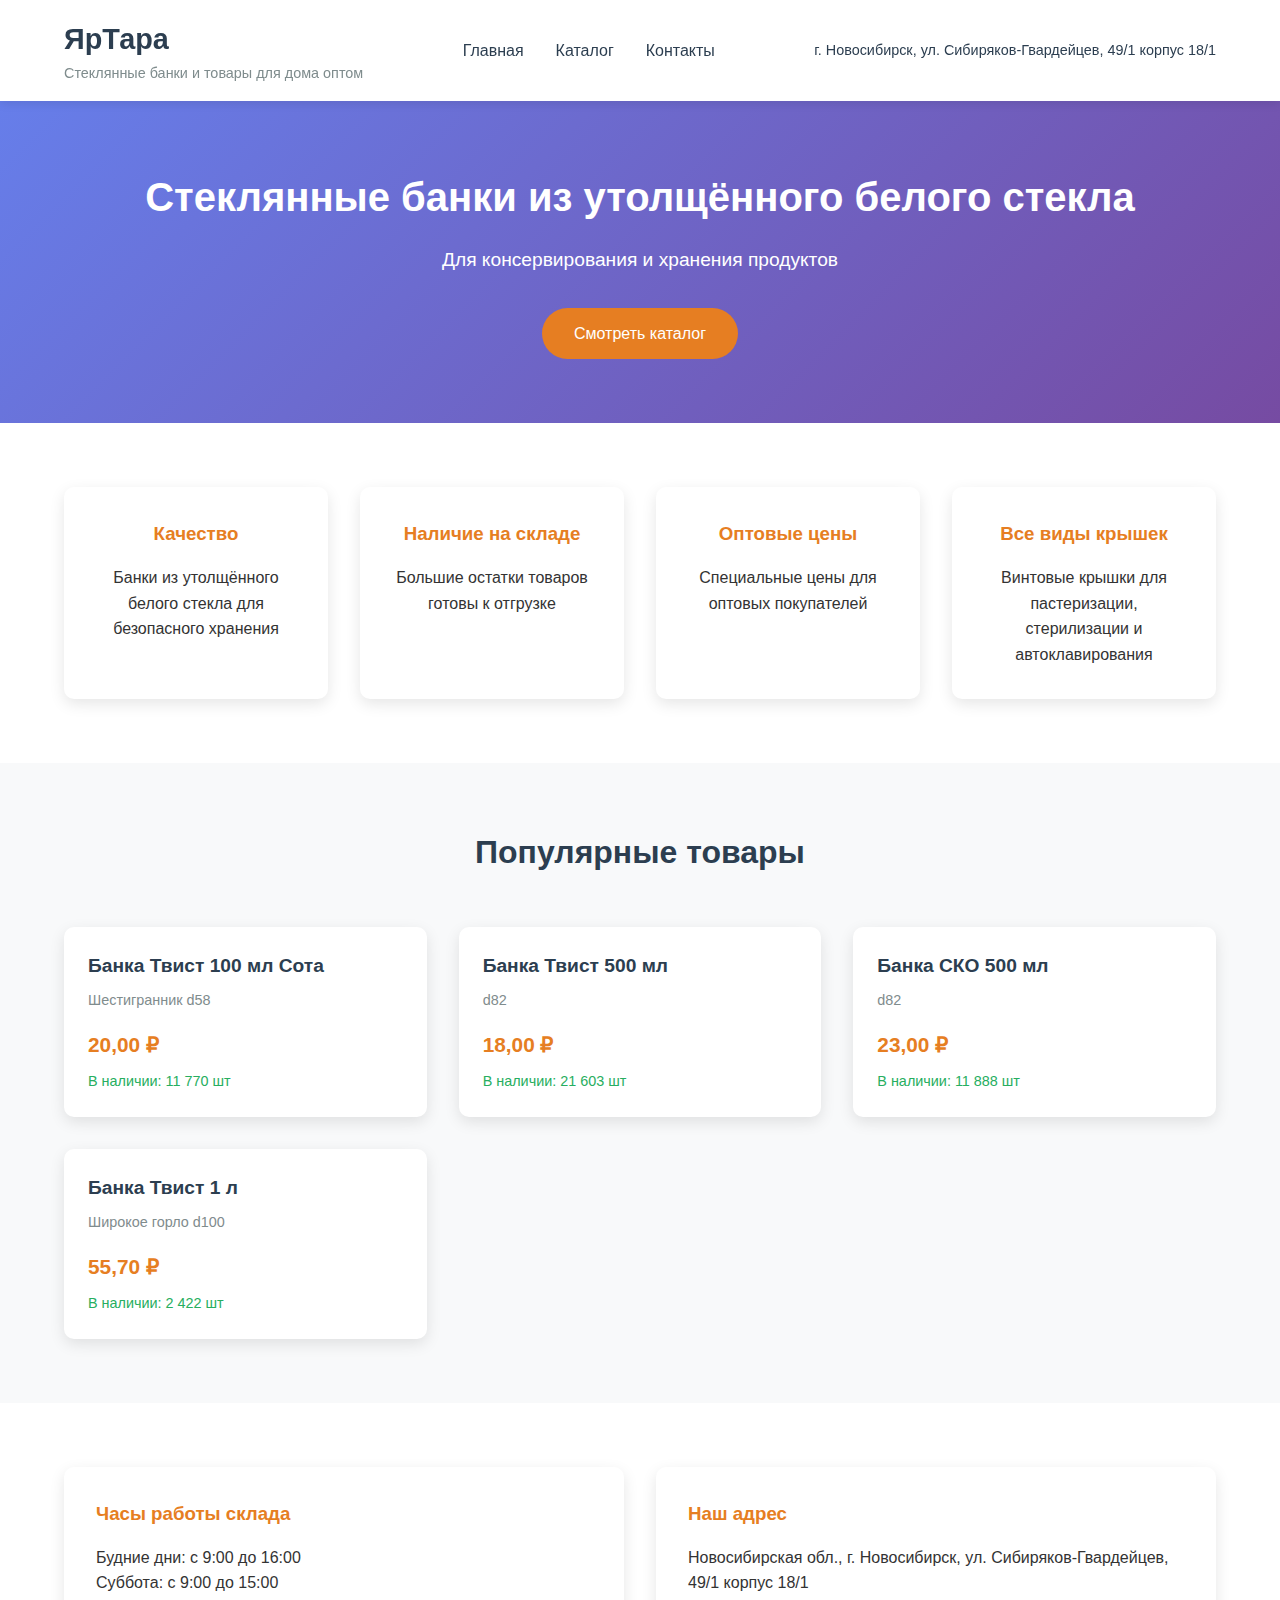
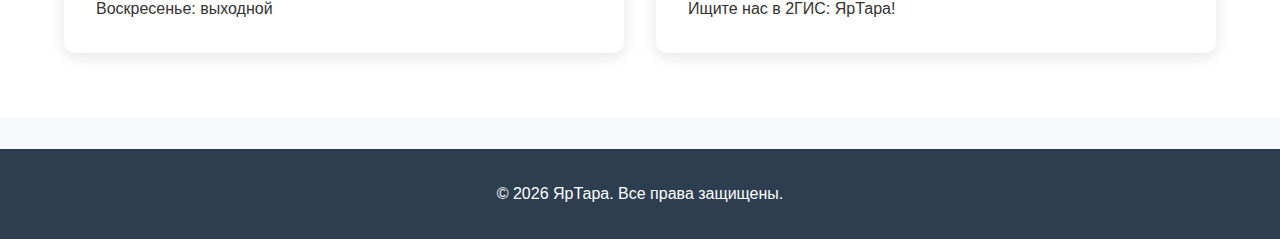
<file: index.html>
<!DOCTYPE html>
<html lang="ru">
<head>
    <meta charset="UTF-8">
    <meta name="viewport" content="width=device-width, initial-scale=1.0">
    <title>ЯрТара - Главная</title>
    <link rel="stylesheet" href="css/style.css">
</head>
<body>
    <header>
        <div class="container">
            <div class="logo">
                <h1>ЯрТара</h1>
                <p>Стеклянные банки и товары для дома оптом</p>
            </div>
            <nav>
                <ul>
                    <li><a href="index.html">Главная</a></li>
                    <li><a href="catalog.html">Каталог</a></li>
                    <li><a href="#contacts">Контакты</a></li>
                </ul>
            </nav>
            <div class="contact-info">
                <p>г. Новосибирск, ул. Сибиряков-Гвардейцев, 49/1 корпус 18/1</p>
            </div>
        </div>
    </header>

    <section class="hero">
        <div class="container">
            <h2>Стеклянные банки из утолщённого белого стекла</h2>
            <p>Для консервирования и хранения продуктов</p>
            <a href="catalog.html" class="btn">Смотреть каталог</a>
        </div>
    </section>

    <section class="features">
        <div class="container">
            <div class="feature-card">
                <h3>Качество</h3>
                <p>Банки из утолщённого белого стекла для безопасного хранения</p>
            </div>
            <div class="feature-card">
                <h3>Наличие на складе</h3>
                <p>Большие остатки товаров готовы к отгрузке</p>
            </div>
            <div class="feature-card">
                <h3>Оптовые цены</h3>
                <p>Специальные цены для оптовых покупателей</p>
            </div>
            <div class="feature-card">
                <h3>Все виды крышек</h3>
                <p>Винтовые крышки для пастеризации, стерилизации и автоклавирования</p>
            </div>
        </div>
    </section>

    <section class="products">
        <div class="container">
            <h2 class="section-title">Популярные товары</h2>
            <div class="products-grid">
                <!-- Карточки товаров (данные с вашего сайта) -->
                <div class="product-card">
                    <div class="product-info">
                        <div class="product-title">Банка Твист 100 мл Сота</div>
                        <div class="product-details">Шестигранник d58</div>
                        <div class="product-price">20,00 ₽</div>
                        <div class="product-stock">В наличии: 11 770 шт</div>
                    </div>
                </div>
                <div class="product-card">
                    <div class="product-info">
                        <div class="product-title">Банка Твист 500 мл</div>
                        <div class="product-details">d82</div>
                        <div class="product-price">18,00 ₽</div>
                        <div class="product-stock">В наличии: 21 603 шт</div>
                    </div>
                </div>
                <div class="product-card">
                    <div class="product-info">
                        <div class="product-title">Банка СКО 500 мл</div>
                        <div class="product-details">d82</div>
                        <div class="product-price">23,00 ₽</div>
                        <div class="product-stock">В наличии: 11 888 шт</div>
                    </div>
                </div>
                <div class="product-card">
                    <div class="product-info">
                        <div class="product-title">Банка Твист 1 л</div>
                        <div class="product-details">Широкое горло d100</div>
                        <div class="product-price">55,70 ₽</div>
                        <div class="product-stock">В наличии: 2 422 шт</div>
                    </div>
                </div>
            </div>
        </div>
    </section>

    <section class="contacts" id="contacts">
        <div class="container">
            <div class="contact-card">
                <h3>Часы работы склада</h3>
                <p>Будние дни: с 9:00 до 16:00</p>
                <p>Суббота: с 9:00 до 15:00</p>
                <p>Воскресенье: выходной</p>
            </div>
            <div class="contact-card">
                <h3>Наш адрес</h3>
                <p>Новосибирская обл., г. Новосибирск, ул. Сибиряков-Гвардейцев, 49/1 корпус 18/1</p>
                <p>Ищите нас в 2ГИС: ЯрТара!</p>
            </div>
        </div>
    </section>

    <footer>
        <div class="container">
            <p>&copy; 2026 ЯрТара. Все права защищены.</p>
        </div>
    </footer>
</body>
</html>
</file>
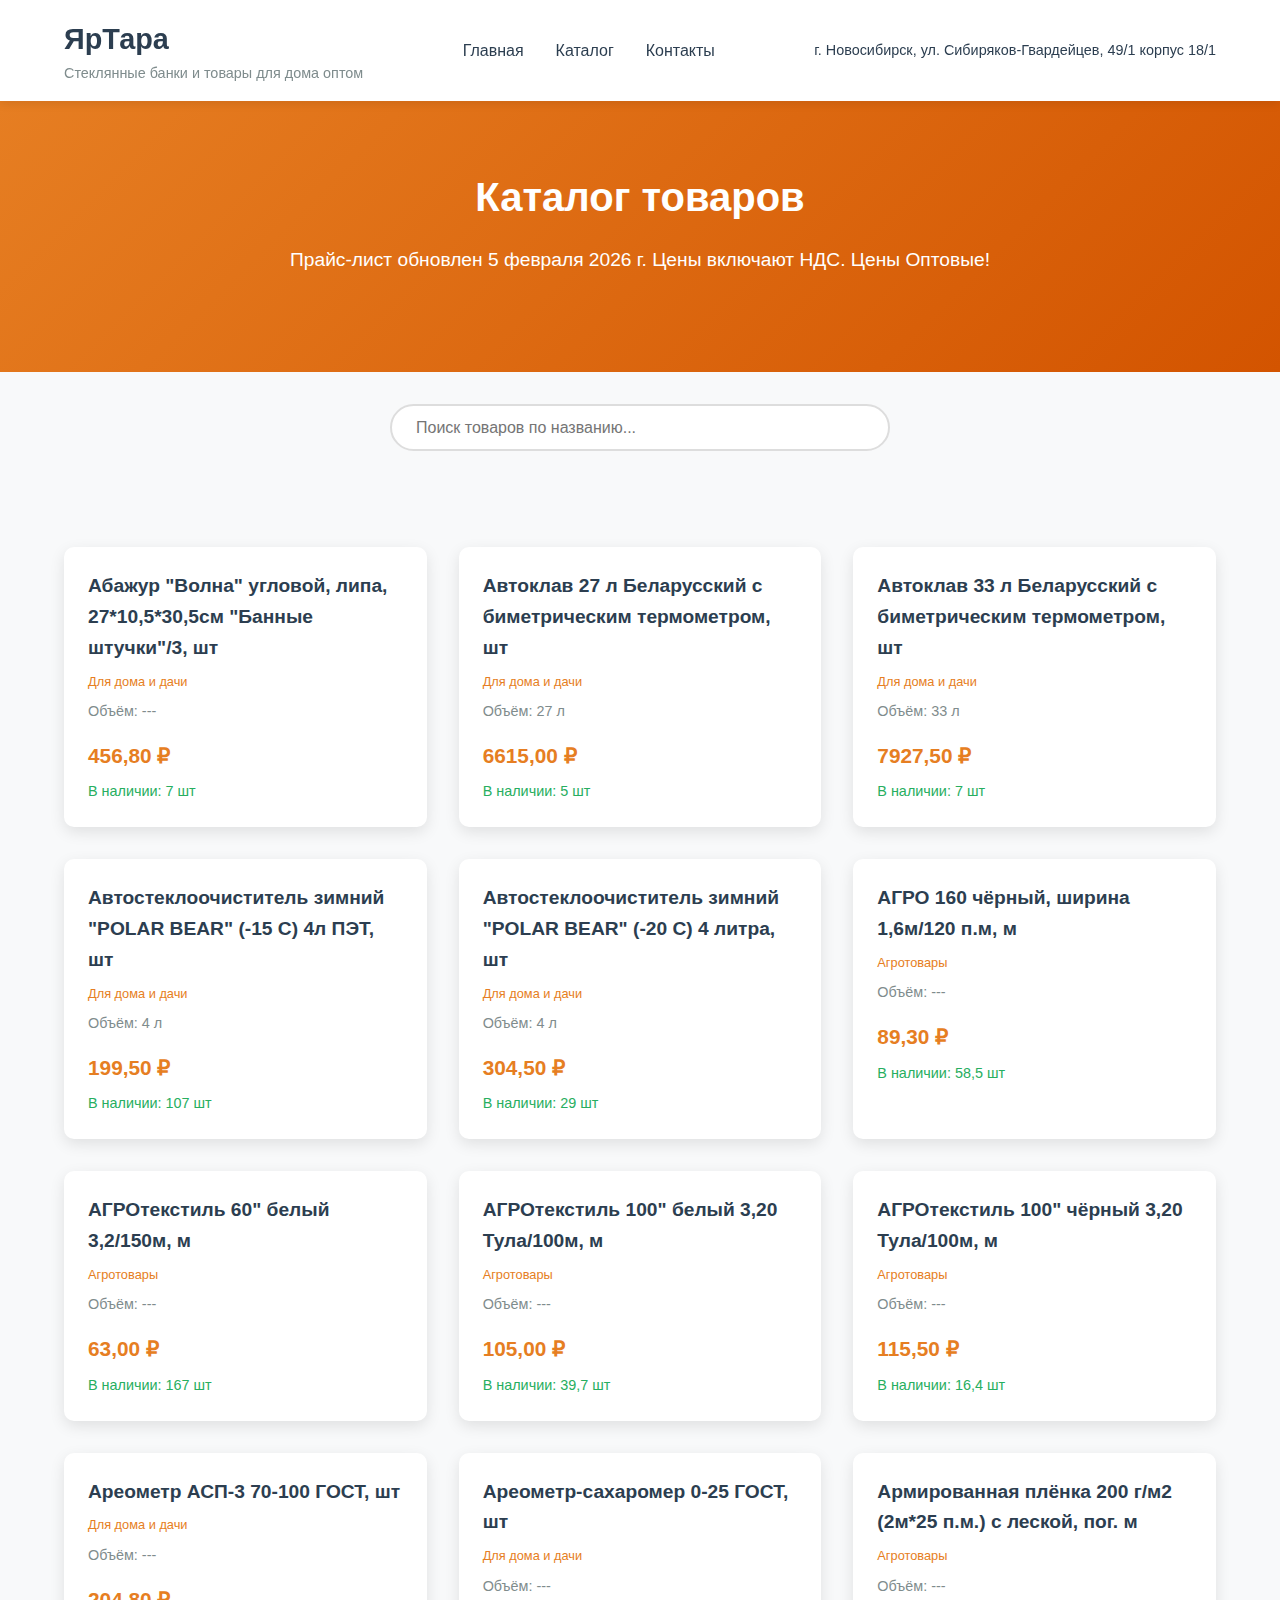
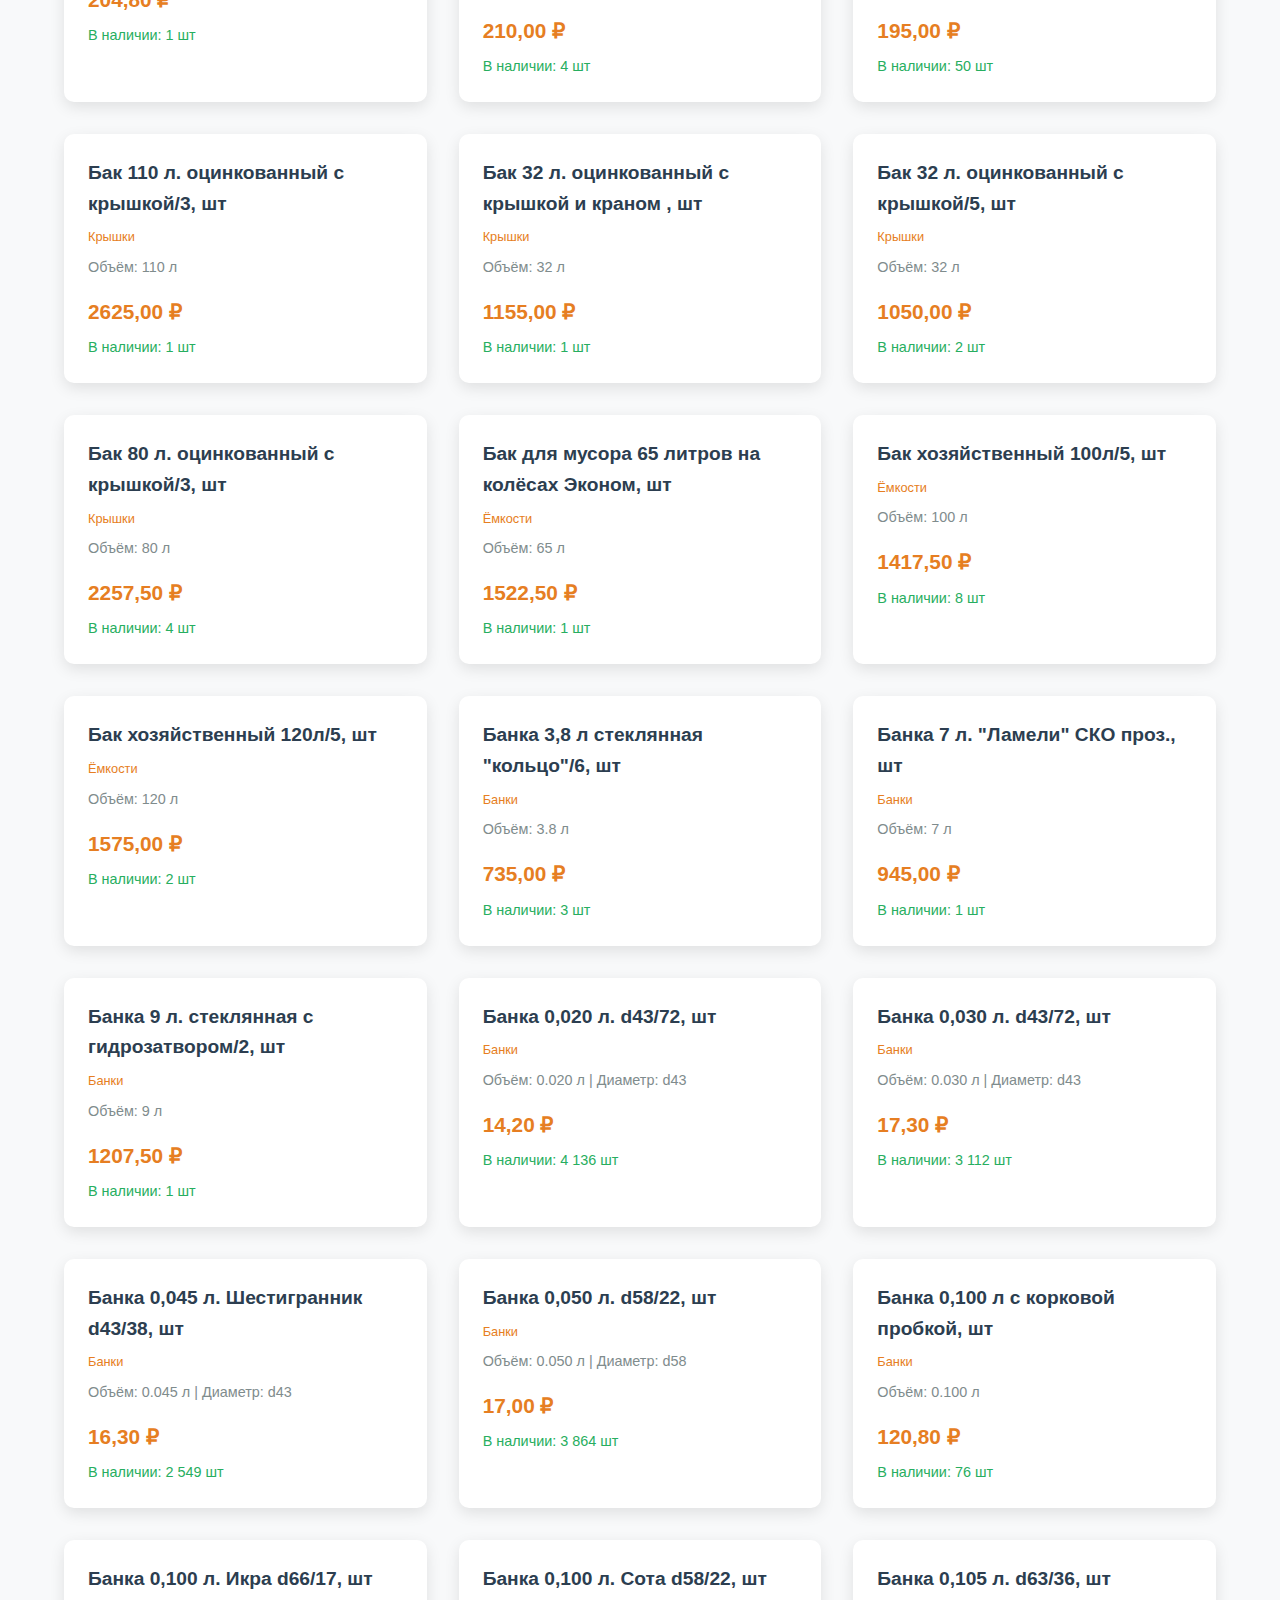
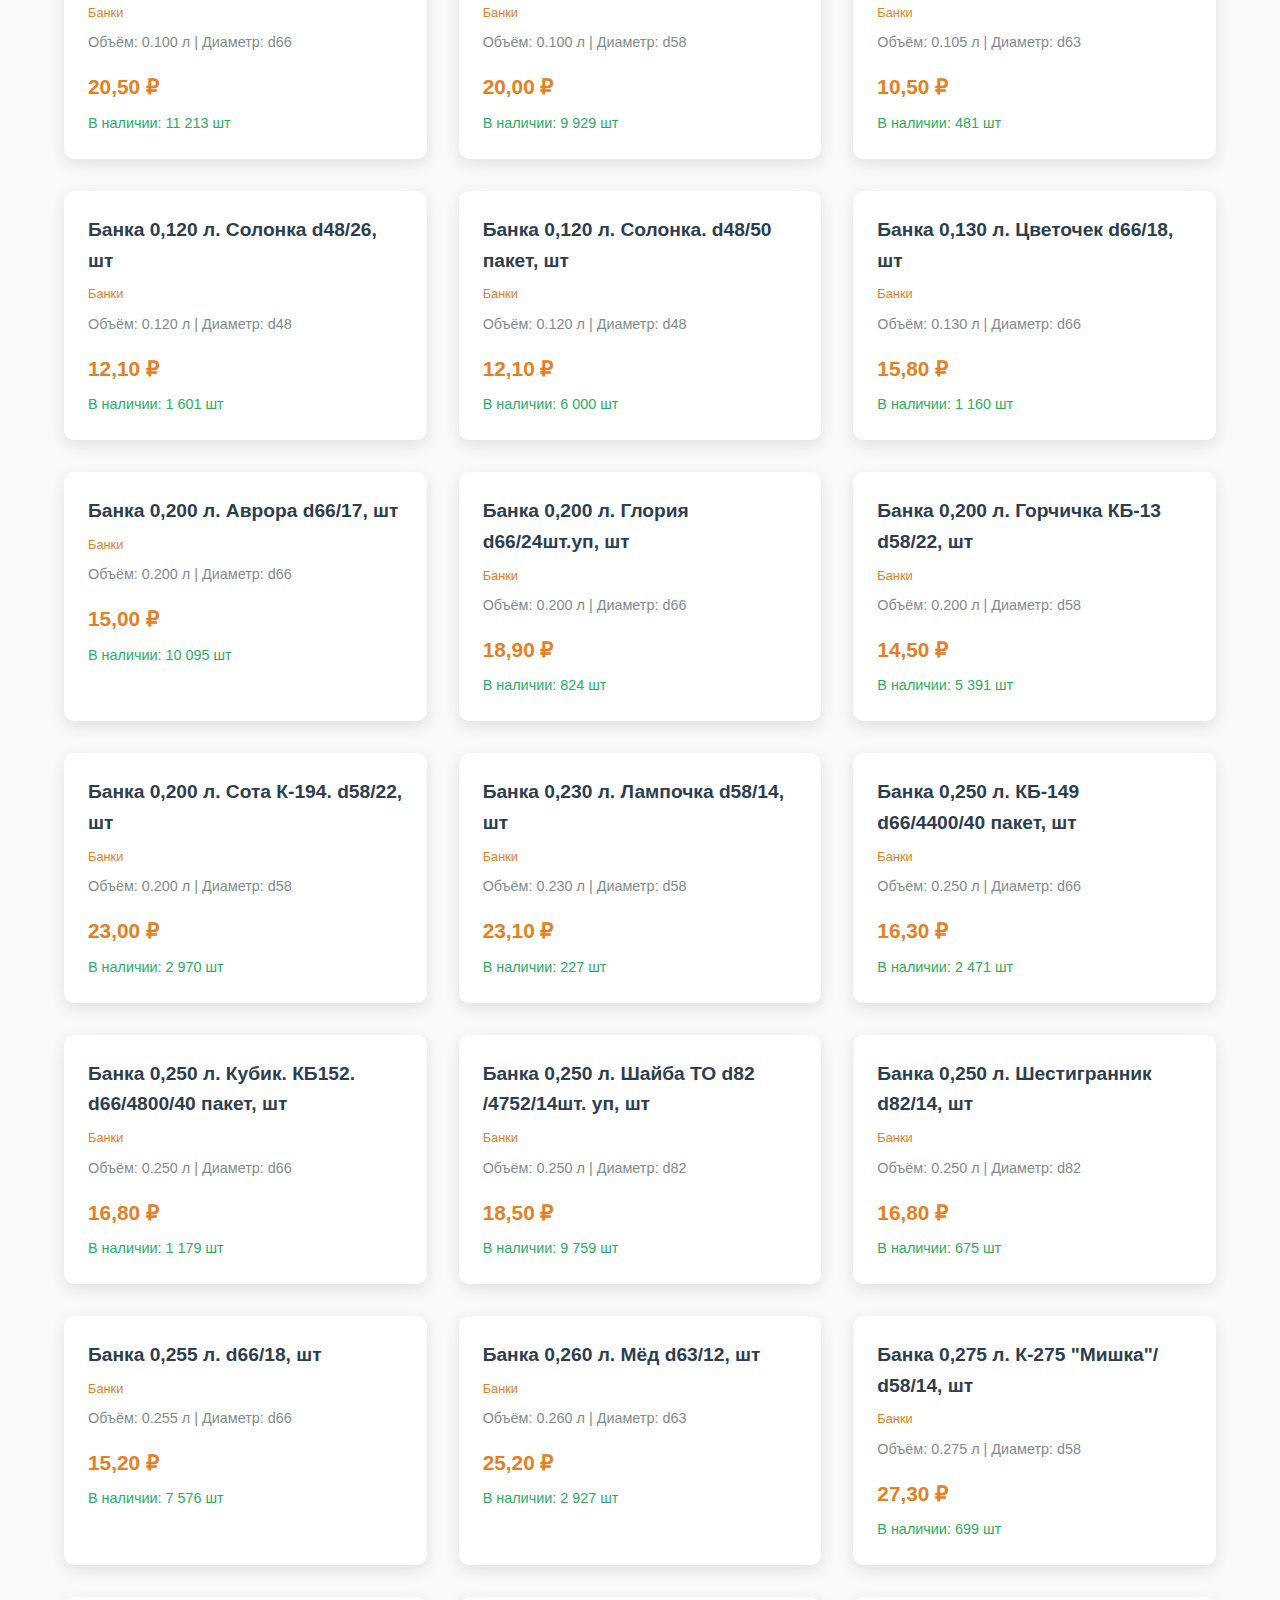
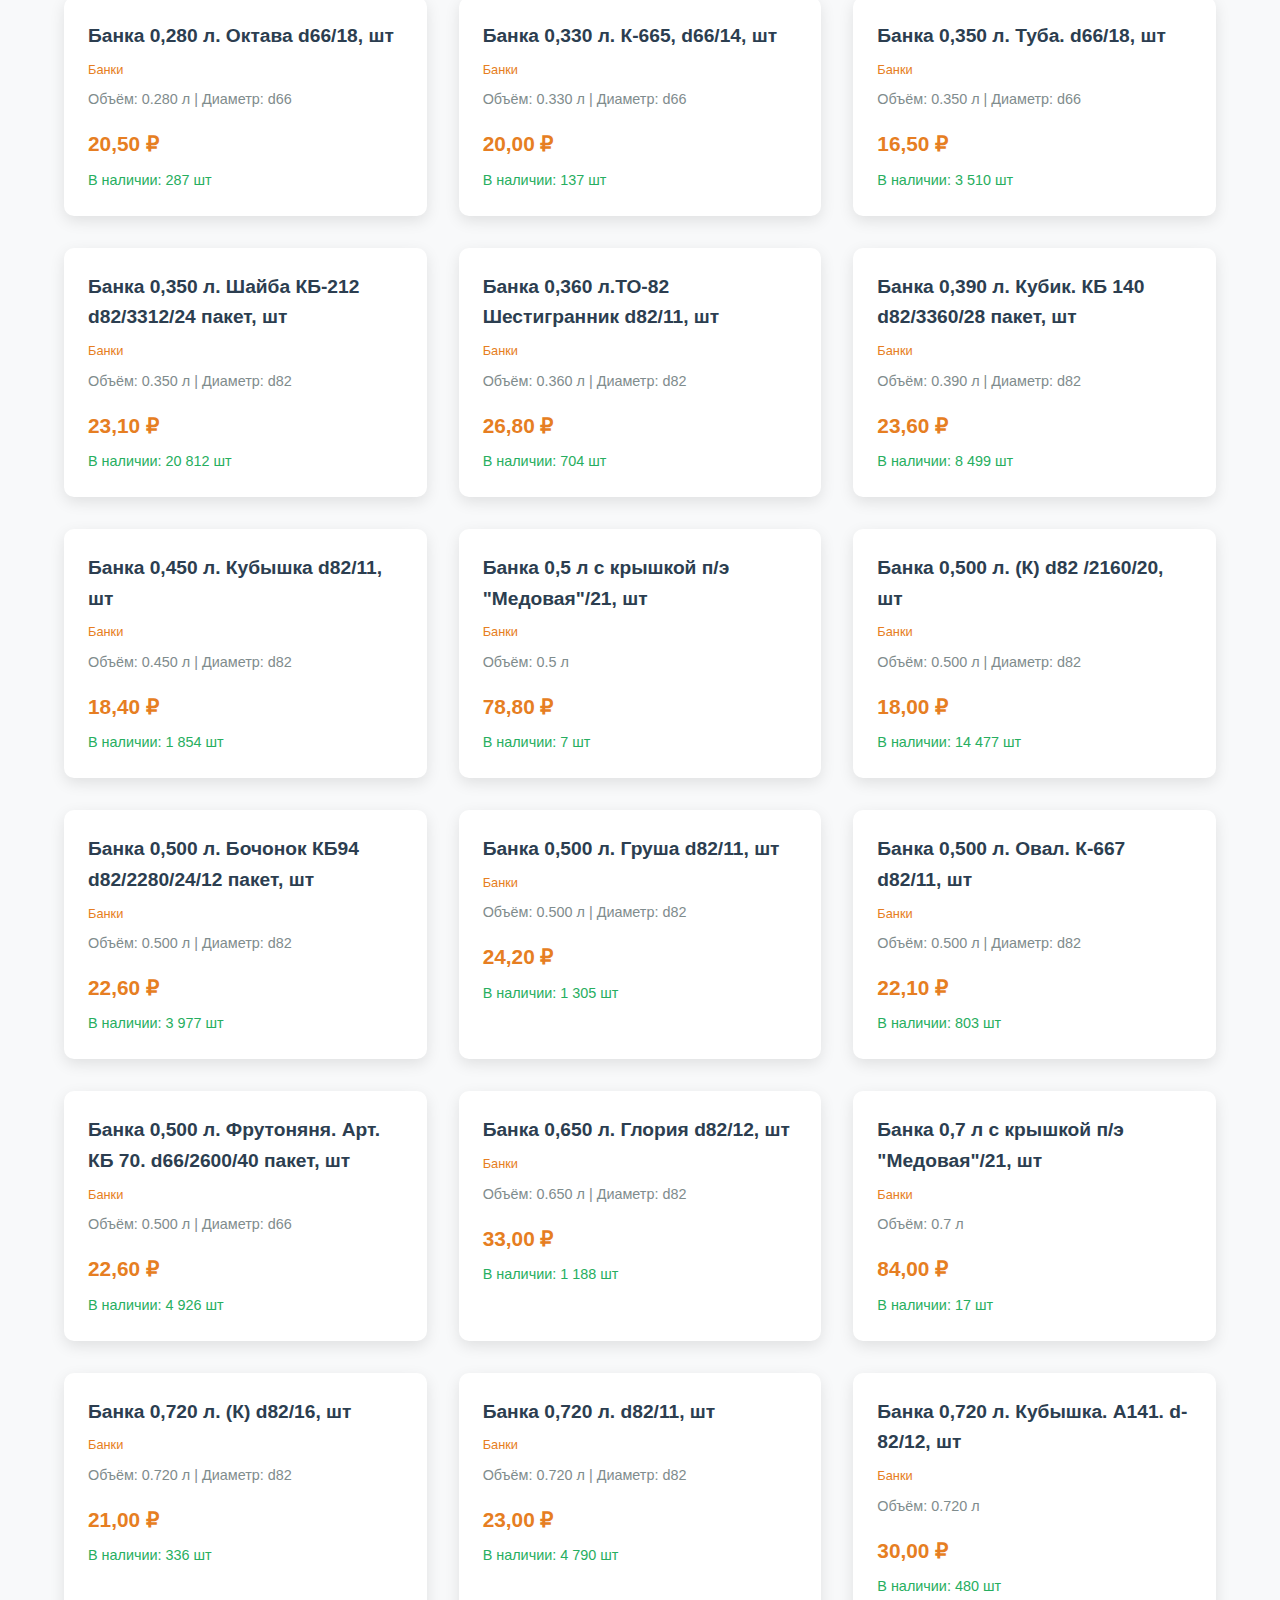
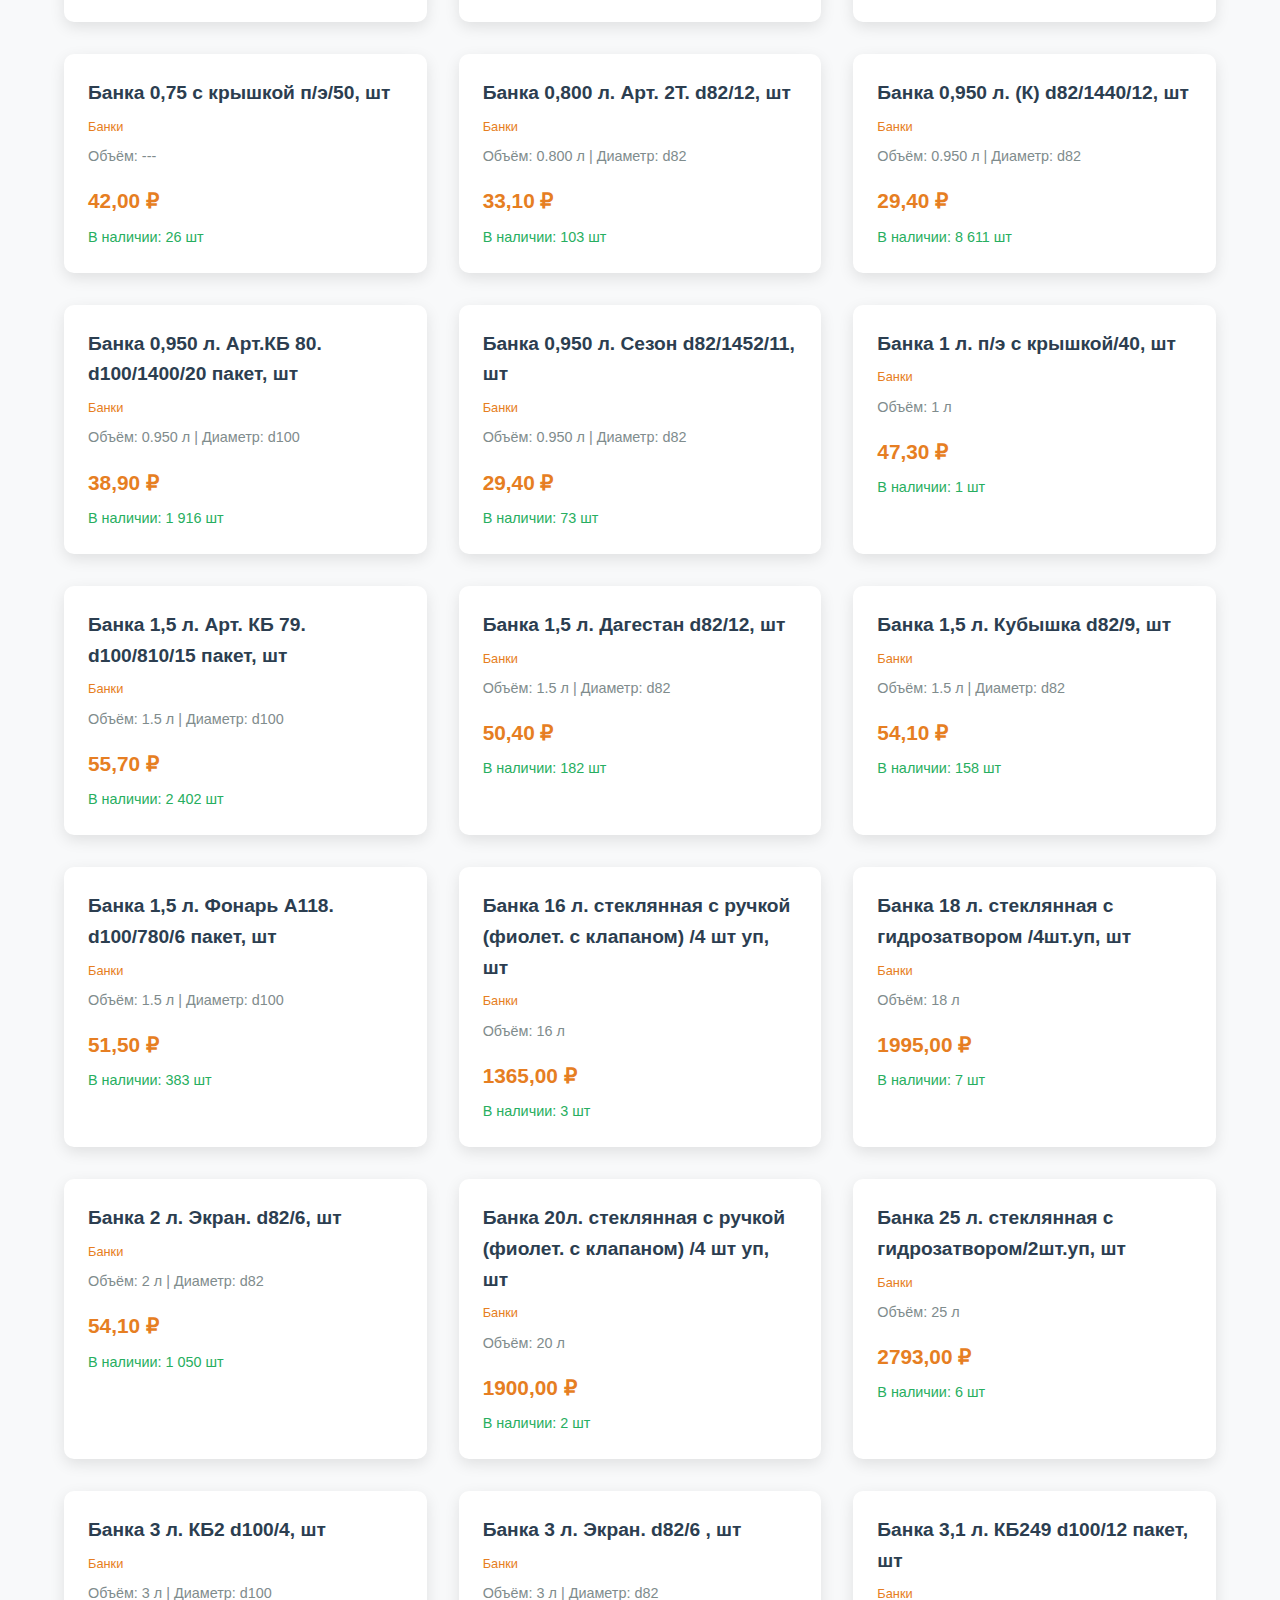
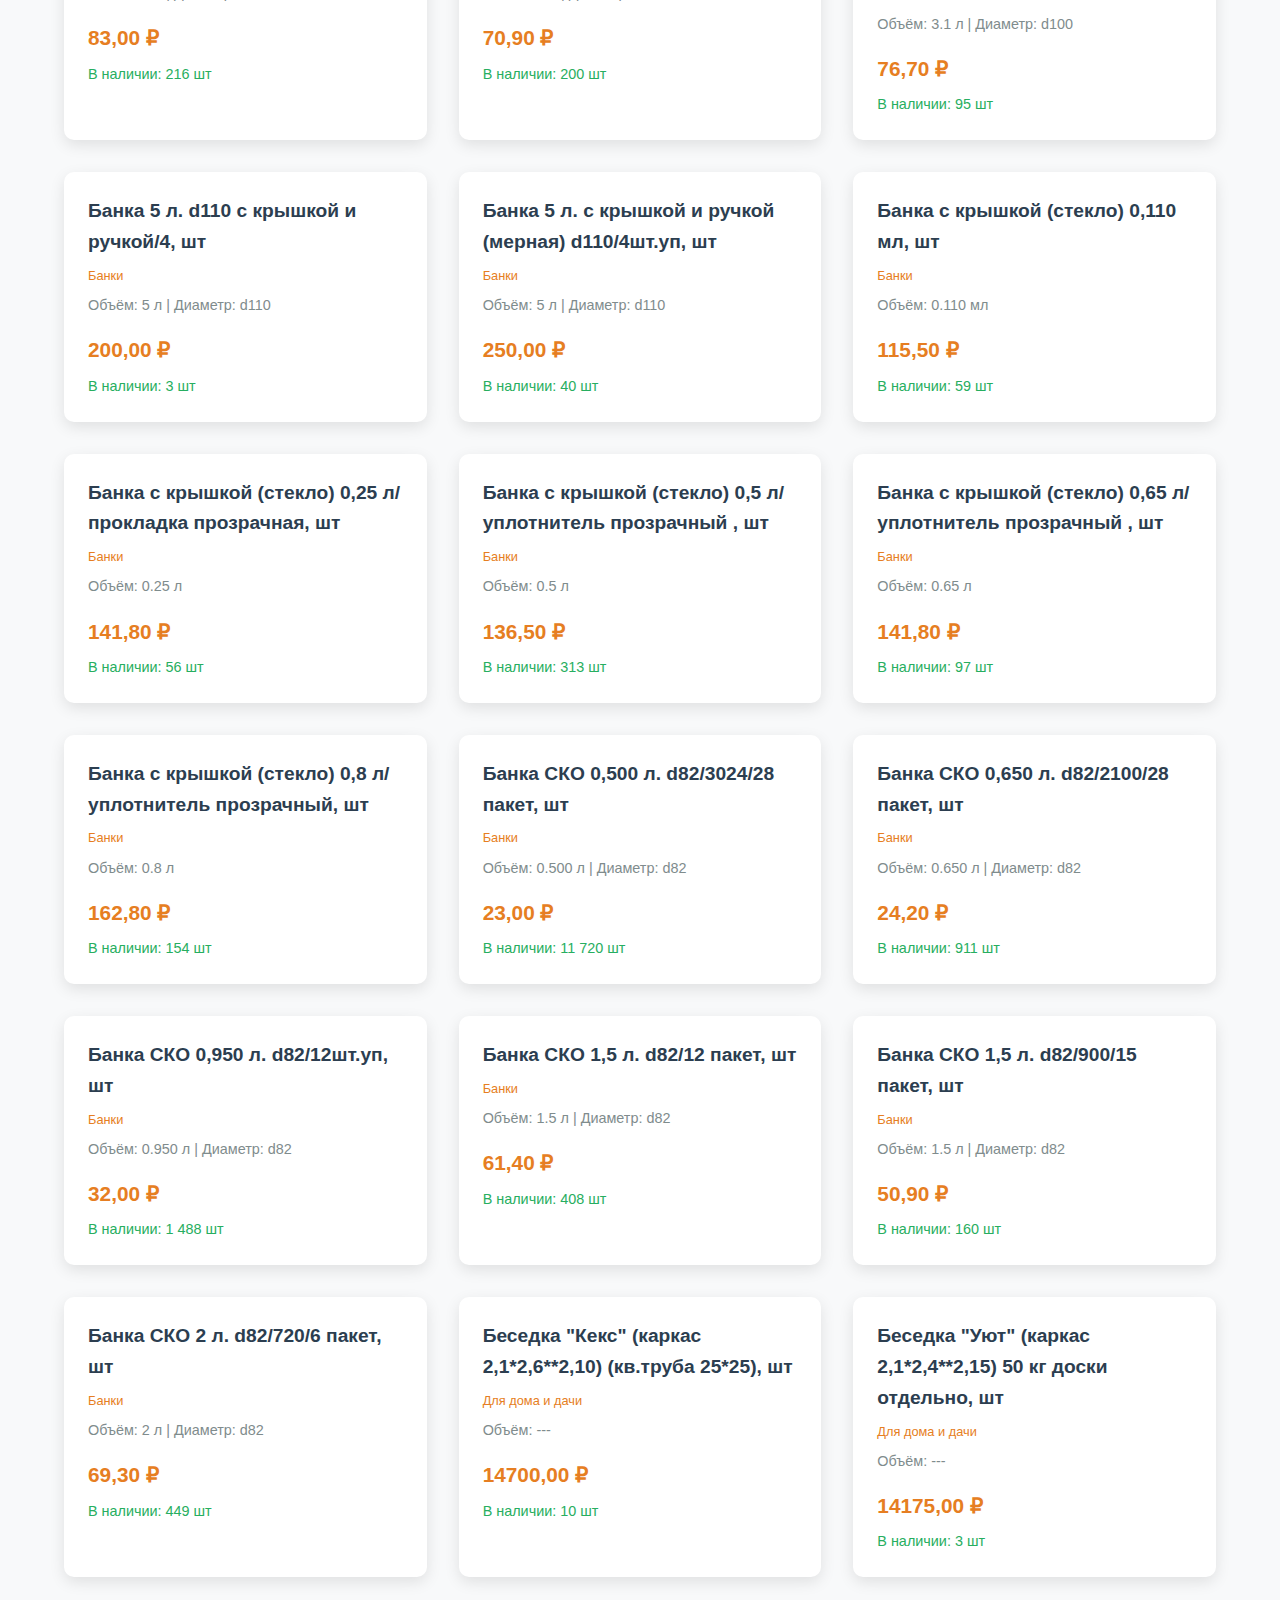
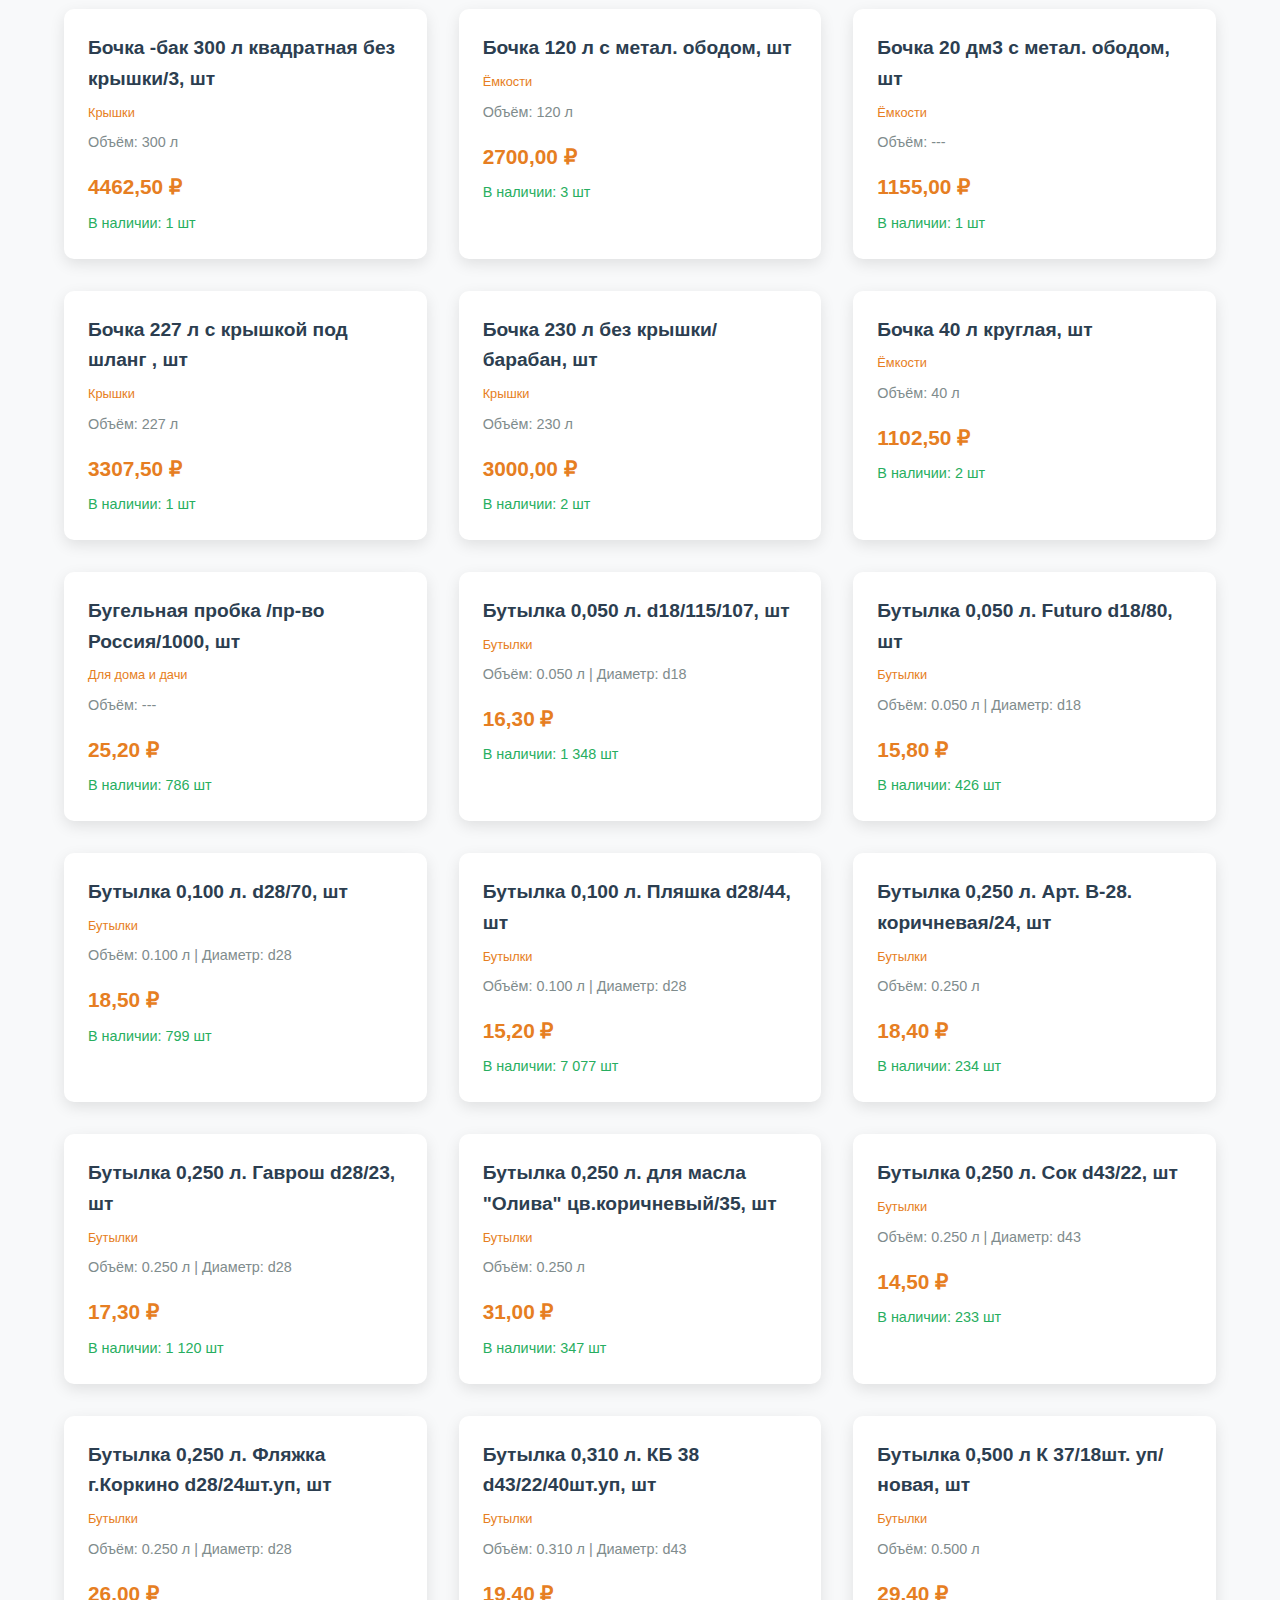
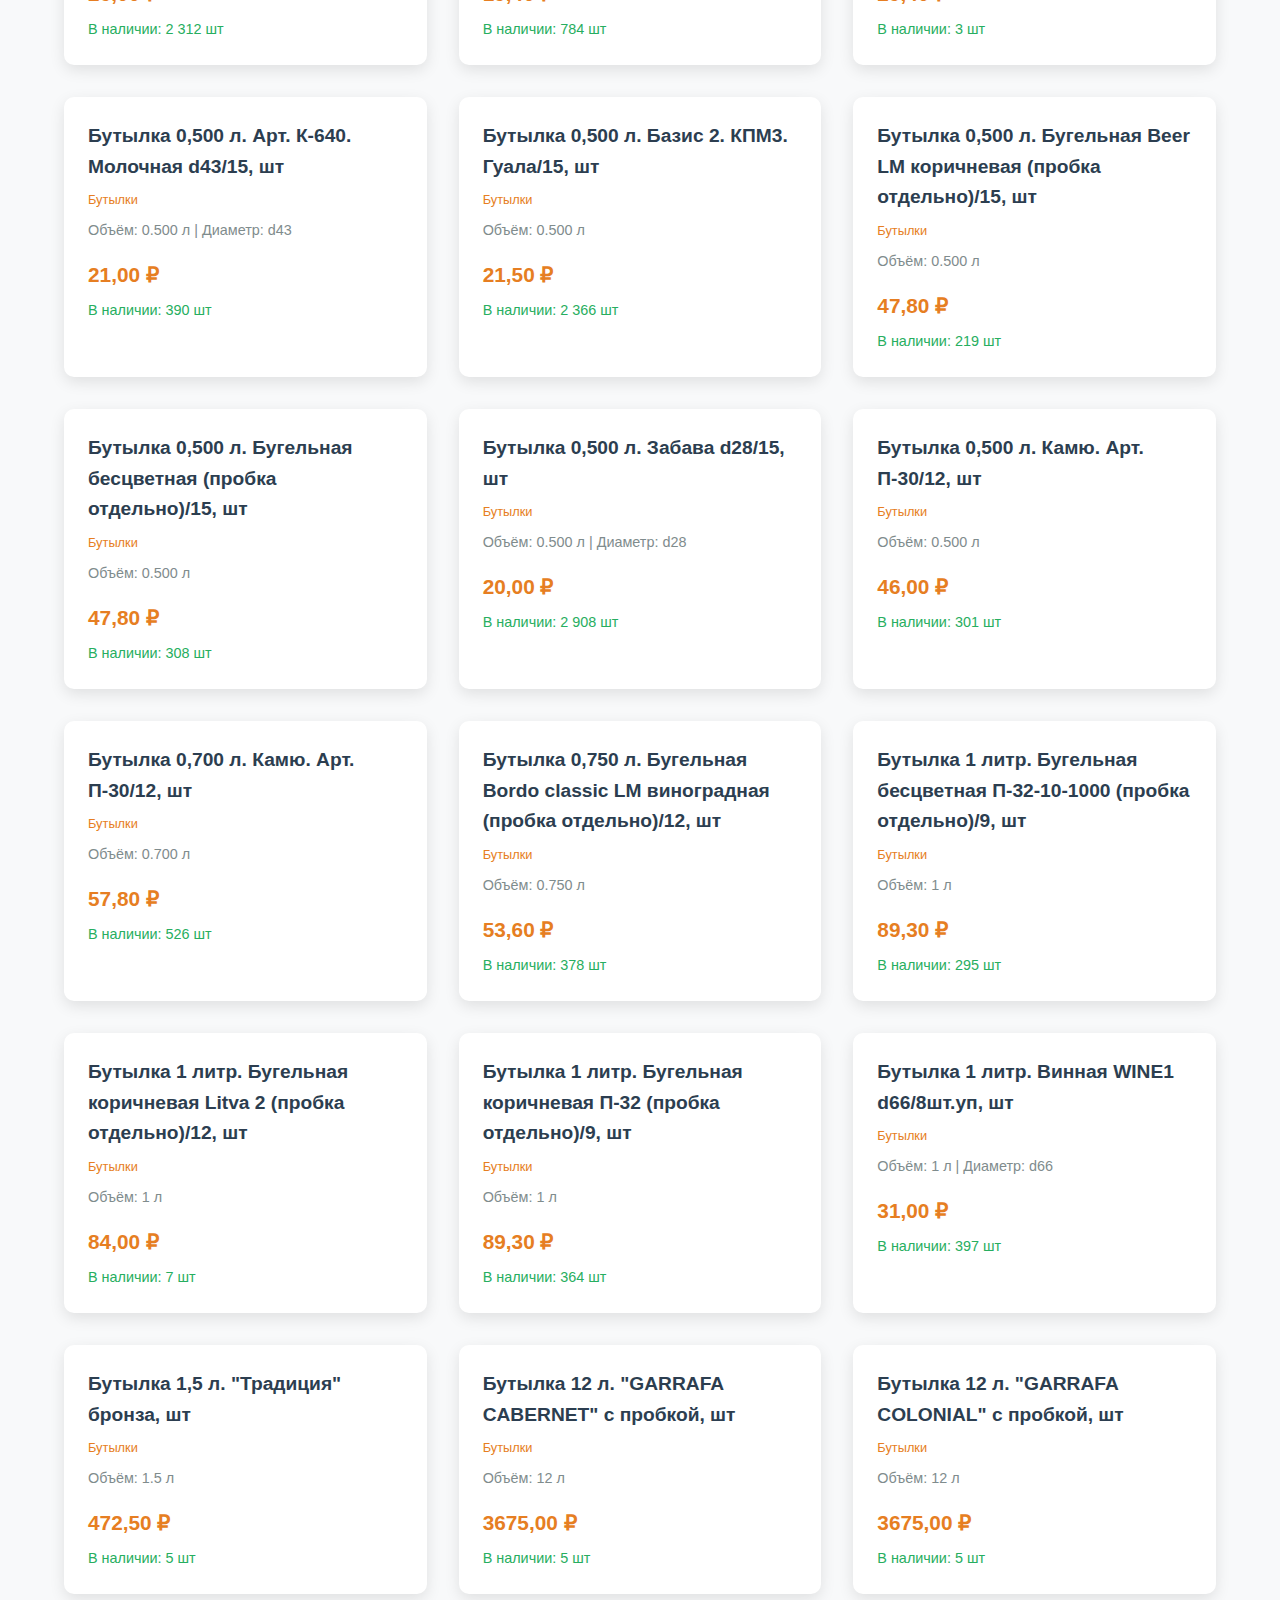
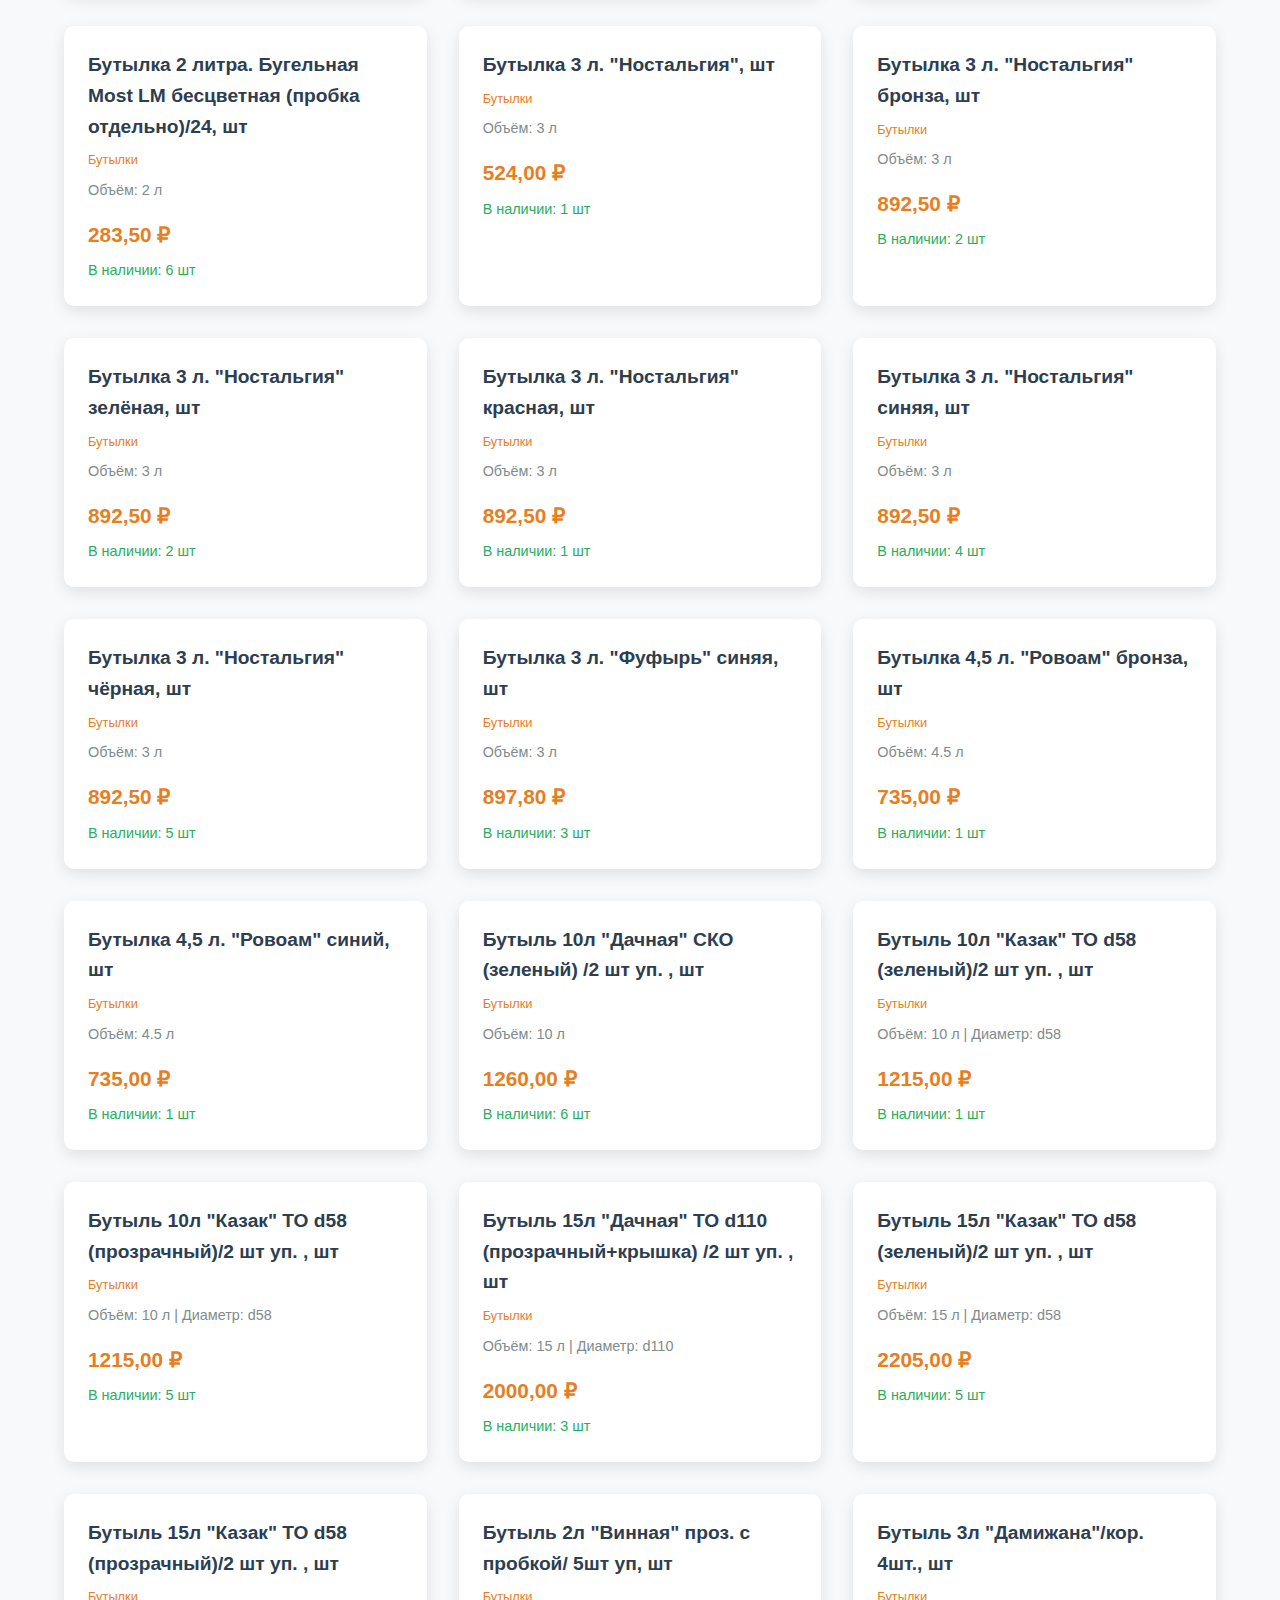
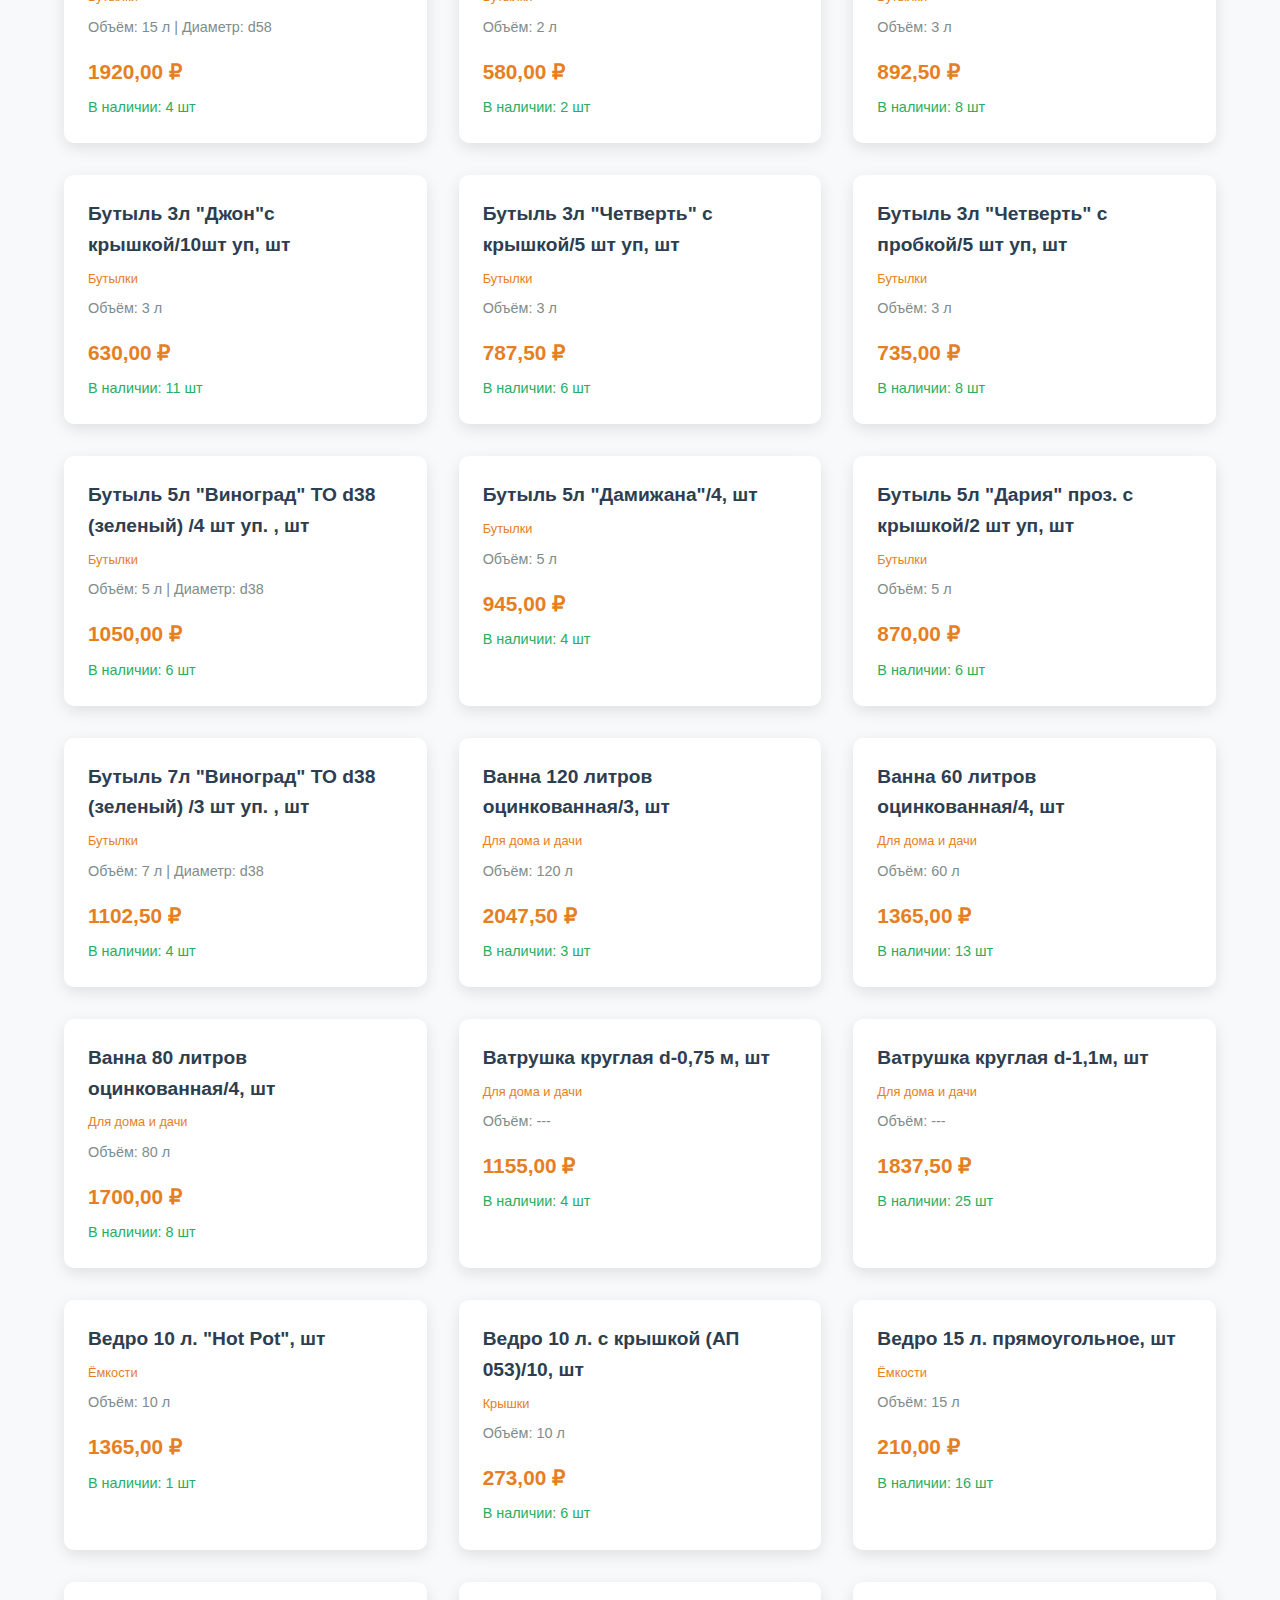
<file: catalog.html>
<!DOCTYPE html>
<html lang="ru">
<head>
    <meta charset="UTF-8">
    <meta name="viewport" content="width=device-width, initial-scale=1.0">
    <title>ЯрТара - Каталог</title>
    <link rel="stylesheet" href="css/style.css">
</head>
<body>
    <header>
        <div class="container">
            <div class="logo">
                <h1>ЯрТара</h1>
                <p>Стеклянные банки и товары для дома оптом</p>
            </div>
            <nav>
                <ul>
                    <li><a href="index.html">Главная</a></li>
                    <li><a href="catalog.html">Каталог</a></li>
                    <li><a href="index.html#contacts">Контакты</a></li>
                </ul>
            </nav>
            <div class="contact-info">
                <p>г. Новосибирск, ул. Сибиряков-Гвардейцев, 49/1 корпус 18/1</p>
            </div>
        </div>
    </header>

    <section class="hero" style="background: linear-gradient(135deg, #e67e22 0%, #d35400 100%);">
        <div class="container">
            <h2>Каталог товаров</h2>
            <p>Прайс-лист обновлен 5 февраля 2026 г. Цены включают НДС. Цены Оптовые!</p>
        </div>
    </section>

    <div class="container">
        <div class="search-bar">
            <input type="text" id="searchInput" placeholder="Поиск товаров по названию...">
        </div>
    </div>

    <section class="products">
        <div class="container">
            <div class="products-grid" id="catalogGrid">
                <!-- Сюда скрипт вставит карточки товаров -->
            </div>
        </div>
    </section>

    <footer>
        <div class="container">
            <p>&copy; 2026 ЯрТара. Все права защищены.</p>
        </div>
    </footer>

    <script src="js/script.js"></script>
</body>
</html>
</file>
<file: css/style.css>
/* style.css */
* {
  margin: 0;
  padding: 0;
  box-sizing: border-box;
}

body {
  font-family: 'Segoe UI', Tahoma, Geneva, Verdana, sans-serif;
  background-color: #f8f9fa;
  color: #333;
  line-height: 1.6;
}

.container {
  width: 90%;
  max-width: 1200px;
  margin: 0 auto;
}

/* Шапка */
header {
  background-color: #ffffff;
  box-shadow: 0 2px 10px rgba(0,0,0,0.1);
  padding: 1rem 0;
  position: sticky;
  top: 0;
  z-index: 100;
}

header .container {
  display: flex;
  justify-content: space-between;
  align-items: center;
  flex-wrap: wrap;
}

.logo h1 {
  font-size: 1.8rem;
  color: #2c3e50;
}

.logo p {
  font-size: 0.9rem;
  color: #7f8c8d;
}

nav ul {
  list-style: none;
  display: flex;
  gap: 2rem;
}

nav a {
  text-decoration: none;
  color: #2c3e50;
  font-weight: 500;
  transition: color 0.3s;
}

nav a:hover {
  color: #e67e22;
}

.contact-info {
  font-size: 0.9rem;
  color: #2c3e50;
}

/* Герой (главный баннер) */
.hero {
  background: linear-gradient(135deg, #667eea 0%, #764ba2 100%);
  color: white;
  padding: 4rem 0;
  text-align: center;
}

.hero h2 {
  font-size: 2.5rem;
  margin-bottom: 1rem;
}

.hero p {
  font-size: 1.2rem;
  margin-bottom: 2rem;
}

.btn {
  display: inline-block;
  background: #e67e22;
  color: white;
  padding: 0.8rem 2rem;
  border-radius: 50px;
  text-decoration: none;
  transition: background 0.3s;
}

.btn:hover {
  background: #d35400;
}

/* Преимущества */
.features {
  padding: 4rem 0;
  background: white;
}

.features .container {
  display: grid;
  grid-template-columns: repeat(auto-fit, minmax(250px, 1fr));
  gap: 2rem;
}

.feature-card {
  text-align: center;
  padding: 2rem;
  border-radius: 10px;
  box-shadow: 0 5px 15px rgba(0,0,0,0.1);
  transition: transform 0.3s;
}

.feature-card:hover {
  transform: translateY(-5px);
}

.feature-card h3 {
  color: #e67e22;
  margin-bottom: 1rem;
}

/* Товары (карточки) */
.products {
  padding: 4rem 0;
}

.section-title {
  text-align: center;
  margin-bottom: 3rem;
  font-size: 2rem;
  color: #2c3e50;
}

.products-grid {
  display: grid;
  grid-template-columns: repeat(auto-fill, minmax(280px, 1fr));
  gap: 2rem;
}

.product-card {
  background: white;
  border-radius: 10px;
  overflow: hidden;
  box-shadow: 0 5px 15px rgba(0,0,0,0.1);
  transition: transform 0.3s;
}

.product-card:hover {
  transform: translateY(-5px);
}

.product-info {
  padding: 1.5rem;
}

.product-title {
  font-size: 1.2rem;
  font-weight: 600;
  margin-bottom: 0.5rem;
  color: #2c3e50;
}

.product-details {
  font-size: 0.9rem;
  color: #7f8c8d;
  margin-bottom: 1rem;
}

.product-price {
  font-size: 1.3rem;
  font-weight: 700;
  color: #e67e22;
  margin-bottom: 0.5rem;
}

.product-stock {
  font-size: 0.9rem;
  color: #27ae60;
}

/* Контакты */
.contacts {
  padding: 4rem 0;
  background: white;
}

.contacts .container {
  display: grid;
  grid-template-columns: repeat(auto-fit, minmax(300px, 1fr));
  gap: 2rem;
}

.contact-card {
  padding: 2rem;
  border-radius: 10px;
  box-shadow: 0 5px 15px rgba(0,0,0,0.1);
}

.contact-card h3 {
  color: #e67e22;
  margin-bottom: 1rem;
}

/* Футер */
footer {
  background: #2c3e50;
  color: white;
  text-align: center;
  padding: 2rem 0;
  margin-top: 2rem;
}

/* Каталог: строка поиска */
.search-bar {
  margin: 2rem 0;
  display: flex;
  justify-content: center;
}

#searchInput {
  width: 100%;
  max-width: 500px;
  padding: 0.8rem 1.5rem;
  border: 2px solid #ddd;
  border-radius: 50px;
  font-size: 1rem;
  outline: none;
  transition: border 0.3s;
}

#searchInput:focus {
  border-color: #e67e22;
}

/* Адаптация для мобильных */
@media (max-width: 768px) {
  header .container {
    flex-direction: column;
    gap: 1rem;
  }
  nav ul {
    gap: 1rem;
  }
  .hero h2 {
    font-size: 2rem;
  }
}
</file>
